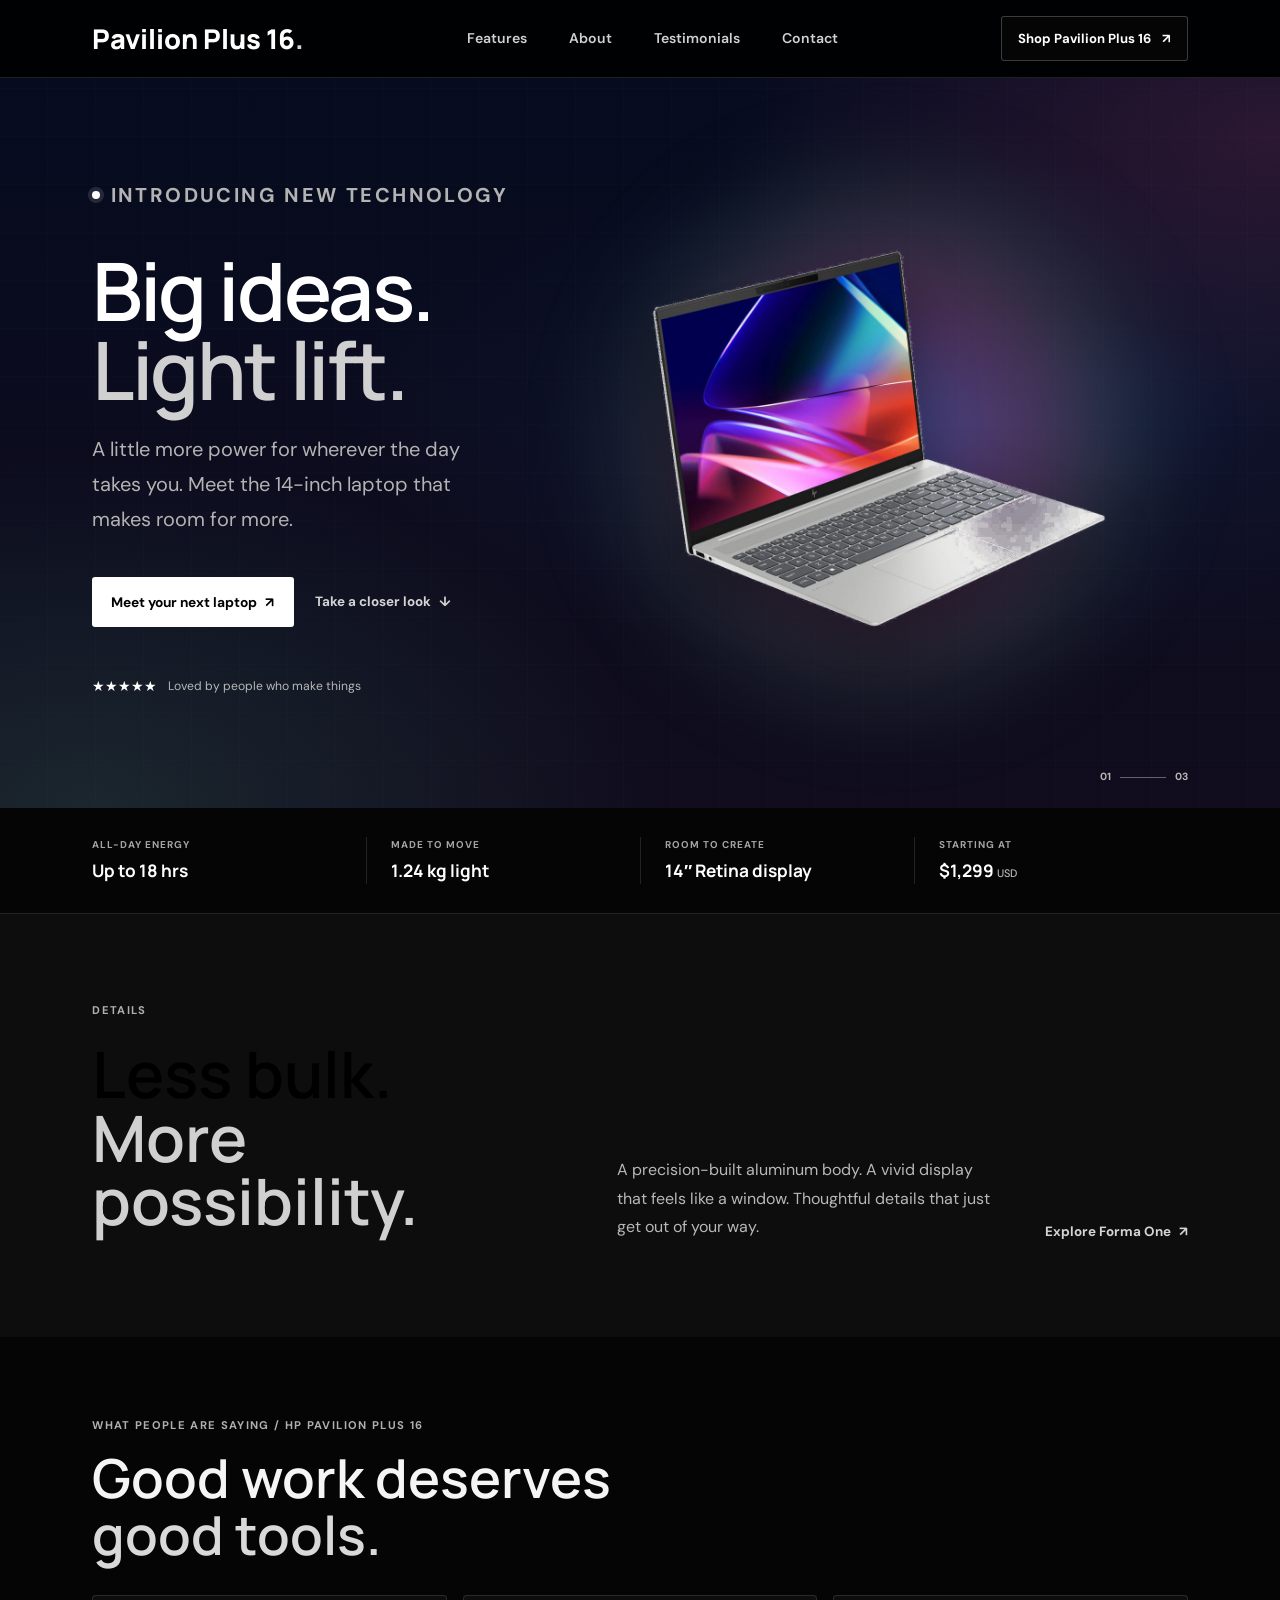
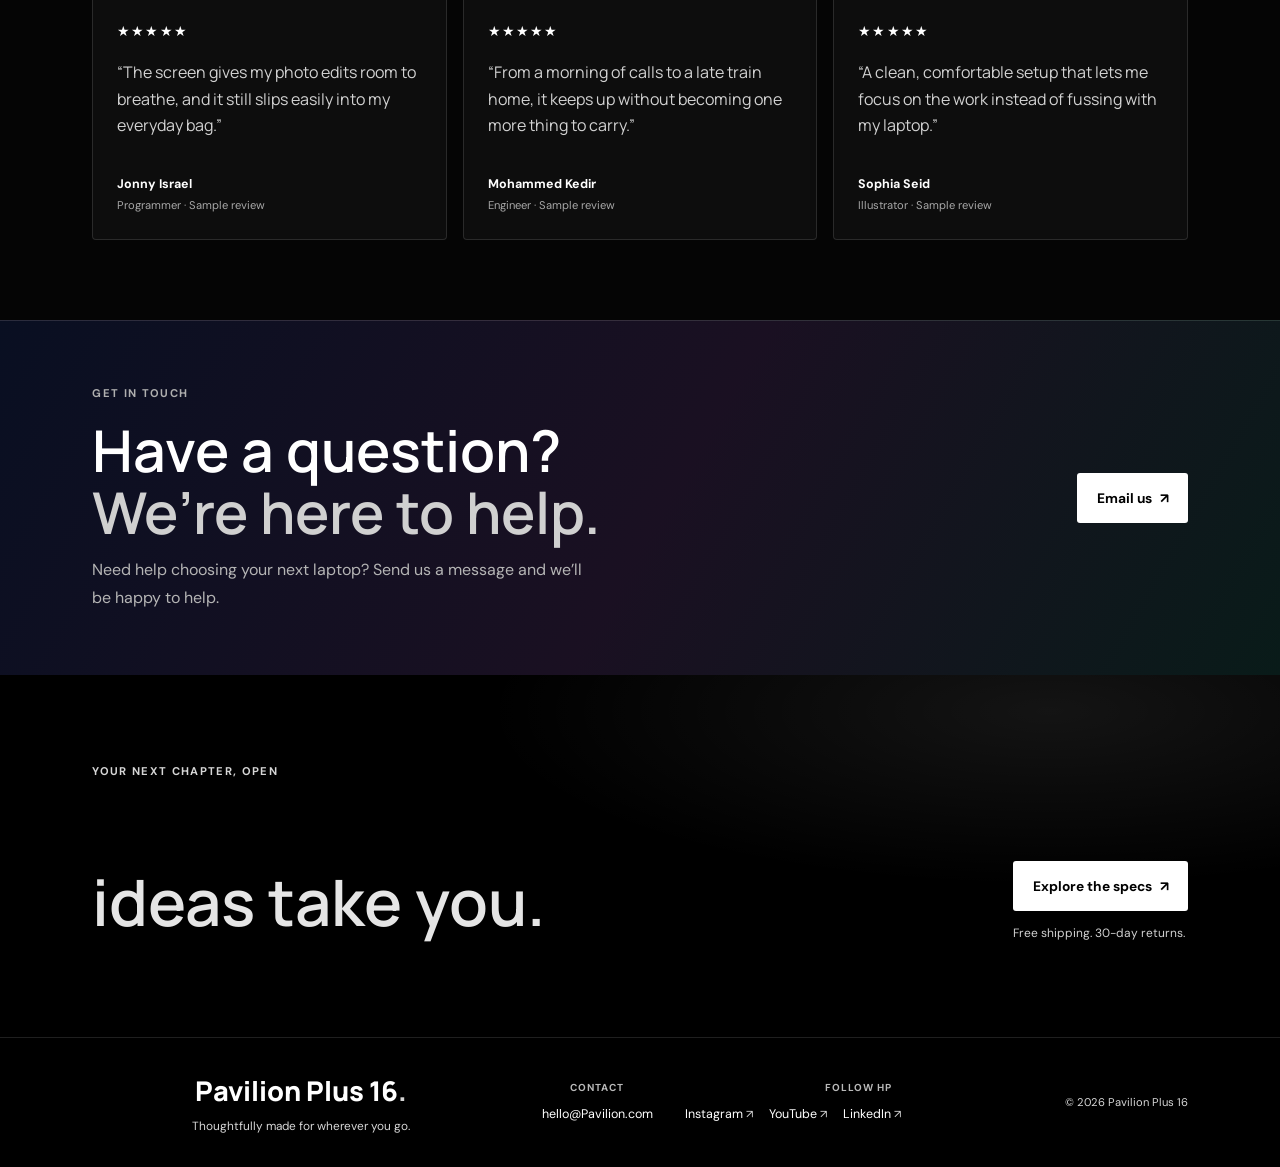
<file: WebDev-L1-LandingPage/index.html>
<!DOCTYPE html>
<html lang="en">
<head>
    <meta charset="UTF-8">
    <meta name="viewport" content="width=device-width, initial-scale=1.0">
    <meta name="theme-color" content="#000000">
    <title>Pavilion Plus 16 | Made for your next move</title>
    <link rel="preconnect" href="https://fonts.googleapis.com">
    <link rel="preconnect" href="https://fonts.gstatic.com" crossorigin>
    <link href="https://fonts.googleapis.com/css2?family=DM+Sans:wght@400;500;600;700&family=Manrope:wght@400;500;600;700;800&display=swap" rel="stylesheet">
    <link rel="stylesheet" href="style.css">
</head>
<body>
    <header class="site-header">
        <a class="wordmark" href="#home" aria-label="Forma home">Pavilion Plus 16<span>.</span></a>
        <nav class="main-nav" aria-label="Main navigation">
            <a href="#design">Features</a>
            <a href="#details">About</a>
            <a href="#reviews">Testimonials</a>
            <a href="#contact">Contact</a>
        </nav>
        <a class="header-cta" href="#buy">Shop Pavilion Plus 16 <span aria-hidden="true">↗</span></a>
    </header>

    <main>
        <section class="hero" id="home">
            <div class="hero-copy">
                <p class="eyebrow"><span class="status-dot"></span> INTRODUCING NEW TECHNOLOGY</p>
                <h1>Big ideas.<br><em>Light lift.</em></h1>
                <p class="hero-description">A little more power for wherever the day takes you. Meet the 14-inch laptop that makes room for more.</p>
                <div class="hero-actions">
                    <a class="button button-dark" href="#buy">Meet your next laptop <span aria-hidden="true">↗</span></a>
                    <a class="text-link" href="#design">Take a closer look <span aria-hidden="true">↓</span></a>
                </div>
                <div class="hero-note"><span class="rating-stars" aria-label="5 out of 5 stars">★★★★★</span><span>Loved by people who make things</span></div>
            </div>

            <div class="hero-product">
                <img src="laptop.png" alt="HP Pavilion Plus 16 laptop, open and viewed at an angle" fetchpriority="high">
            </div>

            <div class="hero-index" aria-hidden="true">01 <span></span> 03</div>
        </section>

        <section class="quick-specs" id="details" aria-label="Forma One highlights">
            <div class="spec-item"><span class="spec-label">ALL-DAY ENERGY</span><strong>Up to 18 hrs</strong></div>
            <div class="spec-item"><span class="spec-label">MADE TO MOVE</span><strong>1.24 kg light</strong></div>
            <div class="spec-item"><span class="spec-label">ROOM TO CREATE</span><strong>14″ Retina display</strong></div>
            <div class="spec-item"><span class="spec-label">STARTING AT</span><strong>$1,299 <span class="fine-print">USD</span></strong></div>
        </section>

        <section class="design-section" id="design">
            <div class="section-heading">
                <p class="eyebrow"> DETAILS</p>
                <h2>Less bulk.<br><em>More possibility.</em></h2>
            </div>
            <p class="section-description">A precision-built aluminum body. A vivid display that feels like a window. Thoughtful details that just get out of your way.</p>
            <a class="text-link" href="#buy">Explore Forma One <span aria-hidden="true">↗</span></a>
        </section>

        <section class="reviews-section" id="reviews" aria-labelledby="reviews-title">
            <div class="reviews-heading">
                <p class="eyebrow">WHAT PEOPLE ARE SAYING / HP PAVILION PLUS 16</p>
                <h2 id="reviews-title">Good work deserves<br><em>good tools.</em></h2>
            </div>
            <div class="review-grid">
                <figure class="review-card">
                    <div class="review-stars" aria-label="5 out of 5 stars">★★★★★</div>
                    <blockquote>“The screen gives my photo edits room to breathe, and it still slips easily into my everyday bag.”</blockquote>
                    <figcaption><strong>Jonny Israel</strong><span>Programmer · Sample review</span></figcaption>
                </figure>
                <figure class="review-card">
                    <div class="review-stars" aria-label="5 out of 5 stars">★★★★★</div>
                    <blockquote>“From a morning of calls to a late train home, it keeps up without becoming one more thing to carry.”</blockquote>
                    <figcaption><strong>Mohammed Kedir</strong><span>Engineer · Sample review</span></figcaption>
                </figure>
                <figure class="review-card">
                    <div class="review-stars" aria-label="5 out of 5 stars">★★★★★</div>
                    <blockquote>“A clean, comfortable setup that lets me focus on the work instead of fussing with my laptop.”</blockquote>
                    <figcaption><strong>Sophia Seid</strong><span>Illustrator · Sample review</span></figcaption>
                </figure>
            </div>
        </section>

        <section class="contact-section" id="contact" aria-labelledby="contact-title">
            <div class="contact-copy">
                <p class="eyebrow">GET IN TOUCH</p>
                <h2 id="contact-title">Have a question?<br><em>We’re here to help.</em></h2>
                <p>Need help choosing your next laptop? Send us a message and we’ll be happy to help.</p>
            </div>
            <a class="button button-light" href="mailto:hello@pavilion.com">Email us <span aria-hidden="true">↗</span></a>
        </section>

        <section class="buy-section" id="buy">
            <p class="eyebrow">YOUR NEXT CHAPTER, OPEN</p>
            <div class="buy-row">
                <h2>Go where your<br><em>ideas take you.</em></h2>
                <div class="buy-action"><a class="button button-light" href="#details">Explore the specs <span aria-hidden="true">↗</span></a><p>Free shipping. 30-day returns.</p></div>
            </div>
        </section>
    </main>

    <footer class="site-footer">
        <div class="footer-brand">
            <a class="wordmark" href="#home" aria-label="Pavilion Plus 16 home">Pavilion Plus 16<span>.</span></a>
            <p>Thoughtfully made for wherever you go.</p>
        </div>
        <div class="footer-contact">
            <span class="footer-label">CONTACT</span>
            <a href="mailto:hello@pavilion.com">hello@Pavilion.com</a>
        </div>
        <nav class="footer-social" aria-label="Social media">
            <span class="footer-label">FOLLOW HP</span>
            <div class="footer-social-links">
                <a href="https://www.instagram.com/pavilion/" target="_blank" rel="noopener noreferrer">Instagram <span aria-hidden="true">↗</span></a>
                <a href="https://www.youtube.com/@Pavilion" target="_blank" rel="noopener noreferrer">YouTube <span aria-hidden="true">↗</span></a>
                <a href="https://www.linkedin.com/company/pavilion/" target="_blank" rel="noopener noreferrer">LinkedIn <span aria-hidden="true">↗</span></a>
            </div>
        </nav>
        <span class="footer-copyright">© 2026 Pavilion Plus 16</span>
    </footer>
</body>
</html>
</file>
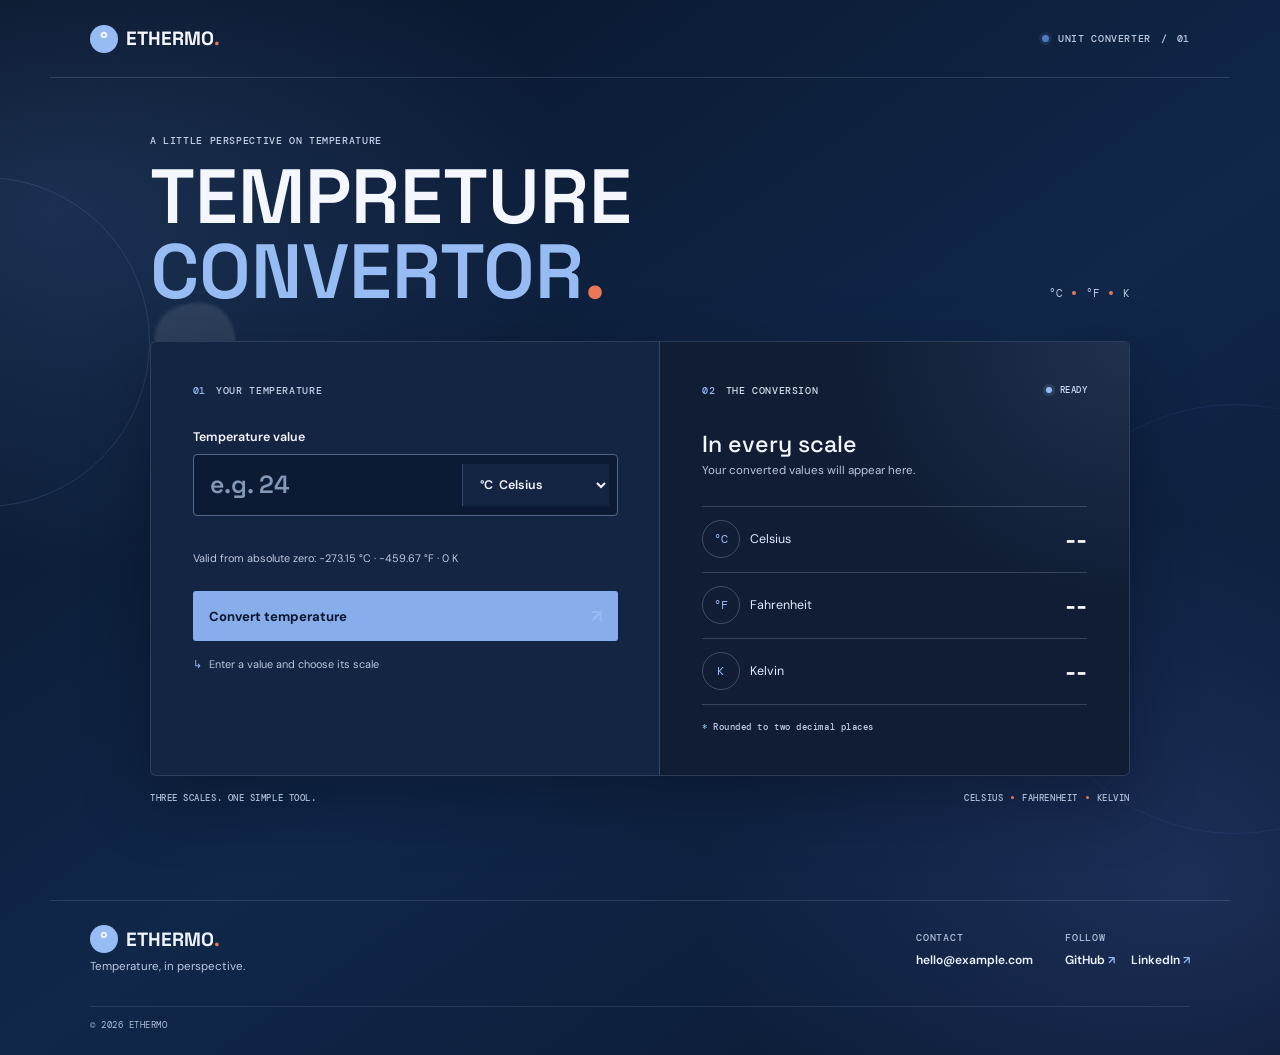
<file: WebDev-L1-TemperatureConverter/index.html>
<!DOCTYPE html>
<html lang="en">
<head>
	<meta charset="UTF-8">
	<meta name="viewport" content="width=device-width, initial-scale=1.0">
	<meta name="theme-color" content="#0b1730">
	<meta name="description" content="A clean temperature converter for Celsius, Fahrenheit, and Kelvin.">
	<title>ETHERMO | Temperature Converter</title>
	<link rel="preconnect" href="https://fonts.googleapis.com">
	<link rel="preconnect" href="https://fonts.gstatic.com" crossorigin>
	<link href="https://fonts.googleapis.com/css2?family=DM+Mono:wght@400;500&family=DM+Sans:wght@400;500;600;700&family=Space+Grotesk:wght@500;600;700&display=swap" rel="stylesheet">
	<link rel="stylesheet" href="style.css">
	<script src="style.js" defer></script>
</head>
<body>
	<header class="site-header">
		<a class="brand" href="#home" aria-label="Thermo home"><span class="brand-mark" aria-hidden="true">°</span>ETHERMO<span class="brand-period">.</span></a>
		<div class="header-note"><span class="status-dot" aria-hidden="true"></span> UNIT CONVERTER <span class="header-divider">/</span> 01</div>
	</header>

	<main id="home">
		<section class="converter-shell" aria-labelledby="page-title">
			<div class="converter-heading">
				<div>
					<p class="eyebrow">A LITTLE PERSPECTIVE ON TEMPERATURE</p>
					<h1 id="page-title">TEMPRETURE<br><span>CONVERTOR</span><b>.</b></h1>
				</div>
				<div class="heading-mark" aria-hidden="true"><span>°C</span><i></i><span>°F</span><i></i><span>K</span></div>
			</div>

			<div class="converter-tool">
				<form class="input-panel" id="converter-form" novalidate>
					<div class="panel-label"><span>01</span> YOUR TEMPERATURE</div>
					<label class="field-label" for="temperature-input">Temperature value</label>
					<div class="input-row">
						<input id="temperature-input" name="temperature" type="text" inputmode="decimal" autocomplete="off" placeholder="e.g. 24" aria-describedby="input-error absolute-zero-hint" aria-invalid="false">
						<label class="visually-hidden" for="input-unit">Input unit</label>
						<select id="input-unit" name="unit">
							<option value="celsius">°C&nbsp; Celsius</option>
							<option value="fahrenheit">°F&nbsp; Fahrenheit</option>
							<option value="kelvin">K&nbsp;&nbsp; Kelvin</option>
						</select>
					</div>
					<p class="form-error" id="input-error" role="status" aria-live="polite"></p>
					<p class="absolute-zero-hint" id="absolute-zero-hint">Valid from absolute zero: −273.15 °C · −459.67 °F · 0 K</p>
					<button class="convert-button" type="submit">Convert temperature <span aria-hidden="true">↗</span></button>
					<p class="form-footnote"><span aria-hidden="true">↳</span> Enter a value and choose its scale</p>
				</form>

				<section class="results-panel" aria-labelledby="results-title" aria-live="polite" aria-atomic="true">
					<div class="results-topline">
						<div class="panel-label"><span>02</span> THE CONVERSION</div>
						<span class="result-indicator" aria-hidden="true"><i></i> READY</span>
					</div>
					<h2 id="results-title">In every scale</h2>
					<p class="result-summary" id="result-summary">Your converted values will appear here.</p>
					<dl class="result-list">
						<div class="result-row" data-result="celsius">
							<dt><span class="unit-symbol">°C</span><span class="unit-name">Celsius</span><span class="source-tag" hidden>INPUT</span></dt>
							<dd id="result-celsius">--</dd>
						</div>
						<div class="result-row" data-result="fahrenheit">
							<dt><span class="unit-symbol">°F</span><span class="unit-name">Fahrenheit</span><span class="source-tag" hidden>INPUT</span></dt>
							<dd id="result-fahrenheit">--</dd>
						</div>
						<div class="result-row" data-result="kelvin">
							<dt><span class="unit-symbol">K</span><span class="unit-name">Kelvin</span><span class="source-tag" hidden>INPUT</span></dt>
							<dd id="result-kelvin">--</dd>
						</div>
					</dl>
					<p class="precision-note"><span aria-hidden="true">*</span> Rounded to two decimal places</p>
				</section>
			</div>

			<footer class="tool-footer">
				<span>THREE SCALES. ONE SIMPLE TOOL.</span>
				<span>CELSIUS <i></i> FAHRENHEIT <i></i> KELVIN</span>
			</footer>
		</section>
		<div class="temperature-watermark" aria-hidden="true">🌡️</div>
		<div class="ambient-orbit orbit-left" aria-hidden="true"></div>
		<div class="ambient-orbit orbit-right" aria-hidden="true"></div>
	</main>

	<footer class="site-footer">
		<div class="footer-brand">
			<a class="brand" href="#home" aria-label="Ethermo home"><span class="brand-mark" aria-hidden="true">°</span>ETHERMO<span class="brand-period">.</span></a>
			<p>Temperature, in perspective.</p>
		</div>
		<div class="footer-contact">
			<h2>CONTACT</h2>
			<a href="mailto:hello@example.com">hello@example.com</a>
		</div>
		<nav class="footer-social" aria-label="Social links">
			<h2>FOLLOW</h2>
			<div class="footer-social-links">
				<a href="https://github.com/" target="_blank" rel="noopener noreferrer">GitHub <span aria-hidden="true">↗</span></a>
				<a href="https://www.linkedin.com/" target="_blank" rel="noopener noreferrer">LinkedIn <span aria-hidden="true">↗</span></a>
			</div>
		</nav>
		<p class="footer-copyright">© 2026 ETHERMO</p>
	</footer>
	<div class="cursor-circle" aria-hidden="true"></div>
</body>
</html>
</file>
<file: WebDev-L1-LandingPage/style.css>
/* -----------------------------------------------------------
   1. GLOBAL VARIABLES & RESET
----------------------------------------------------------- */
:root {
    --primary: #111111;
    --primary-hover: #2b2b2b;
    --dark: #000000;
    --light-bg: #111111;
    --card-bg: #0d0d0d;
    --text-main: #f5f5f5;
    --text-muted: #b3b3b3;
    --border: rgba(255, 255, 255, 0.12);
    --font: 'Inter', sans-serif;
}

* {
    box-sizing: border-box;
    margin: 0;
    padding: 0;
}

html {
    scroll-behavior: smooth;
    font-family: var(--font);
    color: var(--text-main);
    line-height: 1.6;
}

body {
    background-color: #000000;
}

/* Typography Resets */
h1, h2, h3 {
    color: var(--dark);
    line-height: 1.2;
    margin-bottom: 1rem;
}

a {
    text-decoration: none;
    color: inherit;
}

ul {
    list-style: none;
}

/* Reusable Components */
.section-title {
    text-align: center;
    font-size: 2.25rem;
    margin-bottom: 3rem;
    font-weight: 800;
}

.btn {
    display: inline-block;
    padding: 0.75rem 1.5rem;
    border-radius: 0.5rem;
    font-weight: 600;
    font-size: 0.95rem;
    cursor: pointer;
    transition: all 0.2s ease;
    border: 1px solid transparent;
}

.btn-primary {
    background-color: var(--primary);
    color: white;
}

.btn-primary:hover {
    background-color: var(--primary-hover);
}

.btn-secondary {
    background-color: var(--dark);
    color: white;
}

.btn-outline {
    border-color: var(--border);
    background-color: transparent;
    color: var(--text-main);
}

.btn-outline:hover {
    background-color: var(--light-bg);
    border-color: var(--text-muted);
}

/* -----------------------------------------------------------
   2. SECTIONS & LAYOUTS
----------------------------------------------------------- */

/* Navbar */
.navbar {
    display: flex;
    justify-content: space-between;
    align-items: center;
    padding: 1.5rem 5%;
    border-bottom: 1px solid var(--border);
    position: sticky;
    top: 0;
    background-color: rgba(255, 255, 255, 0.95);
    backdrop-filter: blur(8px);
    z-index: 1000;
}

.logo {
    font-size: 1.5rem;
    font-weight: 800;
    color: var(--dark);
}

.logo span {
    color: var(--primary);
}

.nav-links {
    display: flex;
    gap: 2rem;
}

.nav-links a {
    font-weight: 500;
    color: var(--text-muted);
    transition: color 0.2s;
}

.nav-links a:hover {
    color: var(--primary);
}

/* Hero Section */
.hero {
    padding: 8rem 5% 6rem;
    text-align: center;
    background: radial-gradient(circle at top, #f3f4f6 0%, #ffffff 70%);
}

.hero-content {
    max-width: 800px;
    margin: 0 auto;
}

.hero h1 {
    font-size: 3.5rem;
    font-weight: 800;
    letter-spacing: -0.03em;
}

.hero p {
    font-size: 1.25rem;
    color: var(--text-muted);
    margin-bottom: 2.5rem;
}

.hero-buttons {
    display: flex;
    justify-content: center;
    gap: 1rem;
}

/* Features Section */
.features {
    padding: 6rem 5%;
    background-color: var(--light-bg);
}

.feature-grid {
    display: grid;
    grid-template-columns: repeat(auto-fit, minmax(280px, 1fr));
    gap: 2rem;
    max-width: 1200px;
    margin: 0 auto;
}

.feature-card {
    background: var(--card-bg);
    padding: 2.5rem;
    border-radius: 1rem;
    border: 1px solid var(--border);
    transition: transform 0.2s, box-shadow 0.2s;
}

.feature-card:hover {
    transform: translateY(-4px);
    box-shadow: 0 10px 20px rgba(0,0,0,0.05);
}

.feature-card .icon {
    font-size: 2rem;
    margin-bottom: 1rem;
}

/* Pricing Section */
.pricing {
    padding: 6rem 5%;
}

.pricing-grid {
    display: flex;
    flex-wrap: wrap;
    justify-content: center;
    gap: 2rem;
    max-width: 900px;
    margin: 0 auto;
}

.price-card {
    background: var(--card-bg);
    border: 1px solid var(--border);
    border-radius: 1rem;
    padding: 3rem 2rem;
    flex: 1;
    min-width: 280px;
    max-width: 400px;
    position: relative;
}

.price-card.featured {
    border-color: var(--primary);
    box-shadow: 0 10px 30px rgba(79, 70, 229, 0.1);
}

.price-card .badge {
    position: absolute;
    top: 1rem;
    right: 1rem;
    background: var(--primary);
    color: white;
    font-size: 0.75rem;
    padding: 0.25rem 0.75rem;
    border-radius: 1rem;
    font-weight: 600;
}

.price-card .price {
    font-size: 3rem;
    font-weight: 800;
    color: var(--dark);
    margin: 1.5rem 0;
}

.price-card .price span {
    font-size: 1rem;
    color: var(--text-muted);
}

.price-card ul {
    margin-bottom: 2rem;
}

.price-card ul li {
    margin-bottom: 0.75rem;
    color: var(--text-muted);
}

.price-card .btn {
    width: 100%;
    text-align: center;
}

/* FAQ Section (Using Details/Summary Elements) */
.faq {
    padding: 6rem 5%;
    background-color: var(--light-bg);
}

.faq-container {
    max-width: 700px;
    margin: 0 auto;
}

details {
    background: var(--card-bg);
    border: 1px solid var(--border);
    border-radius: 0.5rem;
    margin-bottom: 1rem;
    padding: 1rem;
}

summary {
    font-weight: 600;
    color: var(--dark);
    cursor: pointer;
    outline: none;
}

details p {
    margin-top: 0.75rem;
    color: var(--text-muted);
}

/* CTA Section */
.cta {
    padding: 6rem 5%;
    text-align: center;
    background-color: var(--dark);
    color: white;
}

.cta h2 {
    color: white;
    font-size: 2.5rem;
    font-weight: 800;
}

.cta p {
    color: #94a3b8;
    margin-bottom: 2rem;
}

.cta-form {
    display: flex;
    justify-content: center;
    gap: 0.5rem;
    max-width: 500px;
    margin: 0 auto;
}

.cta-form input {
    flex: 1;
    padding: 0.75rem 1rem;
    border-radius: 0.5rem;
    border: 1px solid #334155;
    background-color: #1e293b;
    color: white;
    font-size: 1rem;
}

.cta-form input:focus {
    outline: 2px solid var(--primary);
}

/* Footer */
footer {
    padding: 2rem 5%;
    text-align: center;
    border-top: 1px solid var(--border);
    color: var(--text-muted);
    font-size: 0.9rem;
}

/* -----------------------------------------------------------
   3. RESPONSIVE DESIGN MEDIA QUERIES
----------------------------------------------------------- */
@media (max-width: 768px) {
    .navbar {
        flex-direction: column;
        gap: 1rem;
    }
    
    .nav-links {
        gap: 1.25rem;
    }

    .hero h1 {
        font-size: 2.5rem;
    }

    .cta-form {
        flex-direction: column;
    }
}

:root {
    --ink: #f5f5f5;
    --muted: #a1a1a1;
    --paper: #000000;
    --lime: #ffffff;
    --orange: #ffffff;
    --font-display: 'Manrope', sans-serif;
    --font-body: 'DM Sans', sans-serif;
}

html {
    scroll-padding-top: 5rem;
    font-family: var(--font-body);
    color: var(--ink);
}

body {
    min-width: 320px;
    background: linear-gradient(180deg, #050b1f 0%, #140d1d 38%, #071d1b 100%);
    color: var(--ink);
}

.site-header {
    position: relative;
    z-index: 2;
    display: flex;
    min-height: 78px;
    align-items: center;
    justify-content: space-between;
    padding: 0 7.2%;
    border-bottom: 1px solid rgb(255 255 255 / 12%);
    background: rgba(0, 0, 0, 0.92);
}

.wordmark {
    font-family: var(--font-display);
    font-size: 1.7rem;
    font-weight: 800;
    color: white;
}

.wordmark span {
    color: #d4d4d4;
}

.main-nav {
    display: flex;
    gap: clamp(1.5rem, 3.3vw, 3.5rem);
    color: #d1d1d1;
    font-size: 0.88rem;
    font-weight: 600;
}

.main-nav a,
.text-link {
    transition: color 180ms ease;
}

.main-nav a:hover,
.text-link:hover {
    color: #ffffff;
}

.header-cta {
    padding: 0.7rem 1rem;
    border: 1px solid rgb(255 255 255 / 22%);
    border-radius: 3px;
    font-size: 0.82rem;
    font-weight: 700;
    background: #050505;
    color: white;
}

.header-cta:hover {
    background: white;
    color: black;
}

.header-cta span,
.button span {
    margin-left: 0.5rem;
}

.hero {
    position: relative;
    display: grid;
    min-height: min(730px, calc(100svh - 78px));
    grid-template-columns: 0.88fr 1.12fr;
    align-items: center;
    overflow: hidden;
    padding: 5rem 7.2% 5.6rem;
    text-align: left;
    background: linear-gradient(135deg, #050b1f 0%, #2d1433 38%, #071d1b 100%);
    background-image:
        radial-gradient(ellipse at 77% 46%, rgba(83, 135, 255, 0.16) 0, rgba(83, 135, 255, 0.05) 20%, transparent 47%),
        radial-gradient(ellipse at 100% 8%, rgba(255, 94, 163, 0.15) 0, transparent 31%),
        radial-gradient(ellipse at 7% 100%, rgba(90, 196, 148, 0.14) 0, transparent 34%),
        repeating-linear-gradient(0deg, transparent 0 47px, rgba(255, 255, 255, 0.02) 48px),
        repeating-linear-gradient(90deg, transparent 0 47px, rgba(255, 255, 255, 0.02) 48px);
}

.hero-copy {
    position: relative;
    z-index: 1;
    max-width: 520px;
    animation: rise-in 700ms both;
}

.eyebrow {
    display: flex;
    align-items: center;
    gap: 0.65rem;
    color: #afafaf;
    font-size: 0.7rem;
    font-weight: 700;
    letter-spacing: 0.12em;
}

.status-dot {
    width: 8px;
    height: 8px;
    border-radius: 50%;
    background: #ffffff;
    box-shadow: 0 0 0 4px rgb(255 255 255 / 12%);
}

.hero h1,
.section-heading h2,
.buy-row h2 {
    font-family: var(--font-display);
    font-size: clamp(3.6rem, 6.3vw, 6.4rem);
    font-weight: 600;
    line-height: 0.99;
}

.hero h1 {
    margin: 1.45rem 0 1.35rem;
    color: #ffffff;
}

.hero h1 em,
.section-heading h2 em,
.buy-row h2 em {
    color: #d0d0d0;
    font-style: normal;
}

.hero-description {
    max-width: 410px;
    color: #b5b5b5;
    font-size: 1.02rem;
    line-height: 1.75;
}

.hero-actions {
    display: flex;
    flex-wrap: wrap;
    align-items: center;
    gap: 1.35rem;
    margin-top: 2rem;
}

.button {
    display: inline-flex;
    min-height: 50px;
    align-items: center;
    justify-content: center;
    padding: 0.8rem 1.2rem;
    border-radius: 3px;
    font-size: 0.86rem;
    font-weight: 700;
    transition: transform 180ms ease, background-color 180ms ease;
}

.button:hover {
    transform: translateY(-2px);
}

.button-dark {
    background: white;
    color: black;
}

.button-dark:hover {
    background: #d9d9d9;
}

.text-link {
    color: #d4d4d4;
    font-size: 0.84rem;
    font-weight: 700;
}

.text-link span {
    margin-left: 0.3rem;
}

.hero-note {
    display: flex;
    align-items: center;
    gap: 0.7rem;
    margin-top: 3rem;
    color: #b7b7b7;
    font-size: 0.76rem;
}

.rating-stars {
    color: #ffffff;
    font-size: 0.9rem;
}

.hero-product {
    position: relative;
    display: flex;
    min-width: 0;
    min-height: 420px;
    align-items: center;
    justify-content: center;
    animation: rise-in 850ms 100ms both;
}

.hero-product::before {
    content: "";
    position: absolute;
    z-index: 0;
    width: 90%;
    aspect-ratio: 1;
    border-radius: 50%;
    background: radial-gradient(circle, rgba(83, 135, 255, 0.48) 0%, rgba(255, 94, 163, 0.28) 38%, rgba(90, 196, 148, 0.18) 58%, transparent 72%);
    filter: blur(48px);
    pointer-events: none;
}

.hero-product img {
    position: relative;
    z-index: 1;
    display: block;
    width: min(100%, 460px);
    height: auto;
    filter: drop-shadow(0 28px 30px rgba(0, 0, 0, 0.42));
}

.hero-index {
    position: absolute;
    right: 7.2%;
    bottom: 1.4rem;
    display: flex;
    align-items: center;
    gap: 0.55rem;
    color: #b9b9b9;
    font-size: 0.65rem;
    font-weight: 700;
}

.hero-index span {
    width: 46px;
    height: 1px;
    background: rgb(255 255 255 / 35%);
}

.quick-specs {
    display: grid;
    grid-template-columns: repeat(4, 1fr);
    padding: 1.8rem 7.2%;
    border-bottom: 1px solid rgb(255 255 255 / 12%);
    background: #050505;
}

.spec-item {
    display: grid;
    gap: 0.25rem;
    padding-left: 1.5rem;
    border-left: 1px solid rgb(255 255 255 / 12%);
}

.spec-item:first-child {
    padding-left: 0;
    border-left: 0;
}

.spec-label {
    color: #a4a4a4;
    font-size: 0.62rem;
    font-weight: 700;
    letter-spacing: 0.1em;
}

.spec-item strong {
    font-family: var(--font-display);
    font-size: 1.08rem;
    color: white;
}

.fine-print {
    color: #b6b6b6;
    font-family: var(--font-body);
    font-size: 0.68rem;
    font-weight: 500;
}

.design-section {
    display: grid;
    min-height: 350px;
    grid-template-columns: 1fr 0.8fr auto;
    align-items: end;
    gap: 2.5rem;
    padding: 5.5rem 7.2%;
    background: #0d0d0d;
}

.section-heading .eyebrow {
    margin-bottom: 1.4rem;
}

.section-heading h2,
.buy-row h2 {
    font-size: clamp(2.8rem, 5vw, 4.6rem);
}

.section-description {
    max-width: 400px;
    padding-bottom: 0.4rem;
    color: #b8b8b8;
    line-height: 1.8;
}

.design-section > .text-link {
    align-self: end;
    padding-bottom: 0.4rem;
    white-space: nowrap;
}

.reviews-section {
    padding: 5rem 7.2%;
    background: #050505;
}

.reviews-heading {
    margin-bottom: 2rem;
}

.reviews-heading .eyebrow {
    margin-bottom: 1rem;
}

.reviews-heading h2 {
    color: var(--ink);
    font-family: var(--font-display);
    font-size: clamp(2.5rem, 4.2vw, 3.8rem);
    font-weight: 600;
    line-height: 1.05;
}

.reviews-heading h2 em {
    color: #d9d9d9;
    font-style: normal;
}

.review-grid {
    display: grid;
    grid-template-columns: repeat(3, minmax(0, 1fr));
    gap: 1rem;
}

.review-card {
    display: flex;
    min-height: 245px;
    flex-direction: column;
    align-items: flex-start;
    padding: 1.5rem;
    border: 1px solid rgb(255 255 255 / 12%);
    border-radius: 4px;
    background: #0d0d0d;
}

.review-stars {
    color: #ffffff;
    font-size: 0.9rem;
    letter-spacing: 0.08em;
}

.review-card blockquote {
    flex: 1;
    margin: 1rem 0 1.5rem;
    color: #d2d2d2;
    font-family: var(--font-display);
    font-size: 1rem;
    line-height: 1.65;
}

.review-card figcaption {
    display: grid;
    gap: 0.15rem;
    font-size: 0.78rem;
}

.review-card figcaption strong {
    color: white;
}

.review-card figcaption span {
    color: #a7a7a7;
    font-size: 0.7rem;
}

.contact-section {
    display: flex;
    align-items: center;
    justify-content: space-between;
    gap: 2rem;
    padding: 4rem 7.2%;
    border-top: 1px solid rgb(255 255 255 / 12%);
    background: linear-gradient(120deg, #090f22 0%, #1a1022 52%, #091b19 100%);
}

.contact-copy .eyebrow {
    margin-bottom: 1rem;
}

.contact-copy h2 {
    margin-bottom: 0.8rem;
    color: white;
    font-family: var(--font-display);
    font-size: clamp(2.3rem, 4.5vw, 3.8rem);
    font-weight: 600;
    line-height: 1.08;
}

.contact-copy h2 em {
    color: #d0d0d0;
    font-style: normal;
}

.contact-copy > p:last-child {
    max-width: 32rem;
    color: #b5b5b5;
    line-height: 1.7;
}

.buy-section {
    padding: 5.5rem 7.2%;
    background-color: #000000;
    background-image: radial-gradient(ellipse at 82% 10%, rgb(255 255 255 / 8%), transparent 38%);
    color: white;
}

.buy-section > .eyebrow {
    color: #d6d6d6;
}

.buy-row {
    display: flex;
    align-items: end;
    justify-content: space-between;
    gap: 2rem;
    margin-top: 1.6rem;
}

.buy-row h2 em {
    color: #e5e5e5;
}

.buy-action {
    padding-bottom: 0.35rem;
}

.button-light {
    background: white;
    color: black;
}

.button-light:hover {
    background: #dedede;
}

.buy-action p {
    margin-top: 0.8rem;
    color: #d1d1d1;
    font-size: 0.75rem;
}

.site-footer {
    display: grid;
    min-height: 130px;
    grid-template-columns: 1.2fr auto 1fr auto;
    align-items: center;
    gap: 2rem;
    padding: 1.5rem 7.2%;
    background: #000000;
    color: #d6d6d6;
    border-top: 1px solid rgb(255 255 255 / 12%);
}

.site-footer .wordmark {
    color: white;
}

.footer-brand p {
    margin-top: 0.3rem;
    font-size: 0.74rem;
}

.footer-contact,
.footer-social {
    display: grid;
    align-content: center;
    gap: 0.55rem;
    font-size: 0.78rem;
}

.footer-label {
    color: #b9b9b9;
    font-size: 0.63rem;
    font-weight: 700;
    letter-spacing: 0.1em;
}

.footer-contact a,
.footer-social a {
    width: fit-content;
    color: white;
}

.footer-contact a:hover,
.footer-social a:hover {
    color: #d9d9d9;
}

.footer-social-links {
    display: flex;
    flex-wrap: wrap;
    gap: 0.45rem 1rem;
}

.footer-social-links a span {
    color: #d9d9d9;
    font-size: 0.72rem;
}

.footer-copyright {
    color: #d6d6d6;
    font-size: 0.7rem;
    white-space: nowrap;
}

@keyframes rise-in {
    from { opacity: 0; transform: translateY(18px); }
    to { opacity: 1; transform: translateY(0); }
}

@media (max-width: 900px) {
    .hero {
        grid-template-columns: 1fr 1fr;
        padding-right: 5%;
        padding-left: 5%;
    }

    .hero h1 { font-size: clamp(3.5rem, 8vw, 5rem); }
    .quick-specs,
    .design-section,
    .reviews-section,
    .contact-section,
    .buy-section,
    .site-footer {
        padding-right: 5%;
        padding-left: 5%;
    }

    .design-section { grid-template-columns: 1fr 1fr; }
    .design-section > .text-link { grid-column: 2; }
    .review-grid { grid-template-columns: repeat(2, minmax(0, 1fr)); }
    .review-card:last-child { grid-column: 1 / -1; }
    .site-footer { grid-template-columns: 1fr 1fr; gap: 1.5rem; }
}

@media (max-width: 640px) {
    .site-header { min-height: 68px; padding: 0 5%; }
    .wordmark { font-size: 1.45rem; }
    .main-nav { display: none; }
    .header-cta { padding: 0.6rem 0.72rem; font-size: 0.74rem; }

    .hero {
        min-height: auto;
        grid-template-columns: 1fr;
        gap: 2.3rem;
        padding: 4rem 6% 4.5rem;
    }

    .hero h1 { margin: 1.15rem 0 1rem; font-size: clamp(3.5rem, 16vw, 5.2rem); }
    .hero-description { max-width: 34rem; font-size: 0.96rem; }
    .hero-actions { gap: 1rem; margin-top: 1.5rem; }
    .button { min-height: 46px; padding: 0.72rem 0.85rem; font-size: 0.78rem; }
    .hero-note { margin-top: 1.5rem; }
    .hero-product { min-height: auto; padding: 1rem 0 2rem; }
    .hero-product img { width: 100%; }
    .hero-index { right: 6%; bottom: 0.7rem; }

    .quick-specs {
        grid-template-columns: 1fr 1fr;
        gap: 1.4rem 0.8rem;
        padding: 1.5rem 6%;
    }

    .spec-item { padding-left: 0.8rem; }
    .spec-item:nth-child(3) { padding-left: 0; border-left: 0; }
    .spec-item strong { font-size: 0.95rem; }

    .design-section {
        min-height: auto;
        grid-template-columns: 1fr;
        gap: 1.35rem;
        padding: 4rem 6%;
    }

    .reviews-section { padding: 4rem 6%; }
    .review-grid { grid-template-columns: 1fr; }
    .review-card:last-child { grid-column: auto; }
    .contact-section { align-items: flex-start; flex-direction: column; padding: 4rem 6%; }

    .section-heading h2,
    .buy-row h2 { font-size: clamp(2.7rem, 12vw, 4rem); }
    .design-section > .text-link { grid-column: auto; }
    .buy-section { padding: 4rem 6%; }
    .buy-row { align-items: start; flex-direction: column; gap: 1.6rem; }
    .site-footer { grid-template-columns: 1fr; gap: 1.25rem; padding: 1.5rem 6%; }
    .footer-social-links { gap: 0.75rem 1rem; }
}

@media (prefers-reduced-motion: reduce) {
    *,
    *::before,
    *::after {
        scroll-behavior: auto !important;
        animation-duration: 0.01ms !important;
        animation-iteration-count: 1 !important;
        transition-duration: 0.01ms !important;
    }
}
</file>
<file: WebDev-L1-TemperatureConverter/style.css>
:root {
	color-scheme: dark;
	--ink: #f5f7ff;
	--muted: #bdc9de;
	--paper: #0b1730;
	--surface: #142443;
	--line: #344968;
	--accent-blue: #97bcf4;
	--orange: #eb7759;
	--blue: #6077d8;
	--display: 'Space Grotesk', sans-serif;
	--body: 'DM Sans', sans-serif;
	--mono: 'DM Mono', monospace;
}

* {
	box-sizing: border-box;
	margin: 0;
	padding: 0;
}

html {
	min-width: 320px;
	scroll-behavior: smooth;
	font-family: var(--body);
	color: var(--ink);
	background: var(--paper);
}

body {
	position: relative;
	min-height: 100vh;
	overflow-x: hidden;
	background:
		radial-gradient(ellipse at 4% 20%, rgb(95 145 220 / 20%), transparent 30%),
		radial-gradient(ellipse at 93% 84%, rgb(96 119 216 / 20%), transparent 29%),
		linear-gradient(145deg, #081326 0%, #102749 54%, #0a1830 100%);
}

a {
	color: inherit;
	text-decoration: none;
}

.site-header {
	position: relative;
	z-index: 1;
	display: flex;
	width: min(100%, 1180px);
	min-height: 78px;
	align-items: center;
	justify-content: space-between;
	margin: 0 auto;
	padding: 0 2.5rem;
	border-bottom: 1px solid rgb(227 237 255 / 14%);
}

.brand {
	display: inline-flex;
	align-items: center;
	font-family: var(--display);
	font-size: 1.2rem;
	font-weight: 700;
}

.brand-mark {
	display: grid;
	width: 28px;
	height: 28px;
	margin-right: 0.5rem;
	place-items: center;
	border-radius: 50%;
	background: var(--accent-blue);
	font-size: 1.25rem;
	line-height: 1;
}

.brand-period {
	color: var(--orange);
}

.header-note,
.eyebrow,
.panel-label,
.result-indicator,
.source-tag,
.precision-note,
.tool-footer {
	font-family: var(--mono);
	font-size: 0.65rem;
	font-weight: 500;
	letter-spacing: 0.06em;
}

.header-note {
	display: flex;
	align-items: center;
	gap: 0.6rem;
	color: var(--muted);
}

.status-dot,
.result-indicator i {
	width: 7px;
	height: 7px;
	border-radius: 50%;
	background: #5279bf;
	box-shadow: 0 0 0 3px rgb(82 121 191 / 16%);
}

.header-divider {
	color: #c0cce0;
}

main {
	position: relative;
	display: grid;
	min-height: calc(100vh - 78px);
	place-items: center;
	padding: 3.5rem 2rem 5rem;
}

.converter-shell {
	position: relative;
	z-index: 1;
	width: min(100%, 980px);
	animation: arrive 650ms ease-out both;
}

.converter-heading {
	display: flex;
	align-items: end;
	justify-content: space-between;
	gap: 2rem;
	margin-bottom: 2rem;
}

.eyebrow {
	color: #c5d1e5;
}

.converter-heading h1 {
	margin-top: 0.7rem;
	font-family: var(--display);
	font-size: clamp(2.8rem, 6vw, 5rem);
	font-weight: 600;
	letter-spacing: 0;
	line-height: 0.98;
}

.converter-heading h1 span {
	color: var(--accent-blue);
}

.converter-heading h1 b {
	color: var(--orange);
	font-weight: 600;
}

.heading-mark {
	display: flex;
	align-items: center;
	gap: 0.6rem;
	padding-bottom: 0.6rem;
	color: #c0cce0;
	font-family: var(--mono);
	font-size: 0.7rem;
}

.heading-mark i,
.tool-footer i {
	width: 4px;
	height: 4px;
	border-radius: 50%;
	background: var(--orange);
}

.converter-tool {
	display: grid;
	grid-template-columns: 1fr 0.92fr;
	overflow: hidden;
	border: 1px solid rgb(227 237 255 / 12%);
	border-radius: 6px;
	background: var(--surface);
	box-shadow: 0 24px 65px rgb(0 7 20 / 34%);
}

.input-panel,
.results-panel {
	min-width: 0;
	padding: clamp(1.4rem, 4vw, 2.6rem);
	transition: box-shadow 240ms ease;
}

.input-panel {
	display: flex;
	flex-direction: column;
	align-items: stretch;
	border-right: 1px solid var(--line);
}

.input-panel:focus-within {
	box-shadow: inset 0 0 0 1px rgb(151 188 244 / 38%), inset 0 0 42px rgb(96 119 216 / 10%);
}

@media (hover: hover) {
	.input-panel:hover {
		box-shadow: inset 0 0 0 1px rgb(151 188 244 / 34%), inset 0 0 42px rgb(96 119 216 / 9%);
	}

	.results-panel:hover {
		box-shadow: inset 0 0 0 1px rgb(151 188 244 / 38%), inset 0 0 52px rgb(96 119 216 / 18%);
	}
}

.panel-label {
	display: flex;
	align-items: center;
	gap: 0.65rem;
	color: #c4d1e4;
}

.panel-label > span {
	color: var(--accent-blue);
}

.field-label {
	margin: 2rem 0 0.55rem;
	font-size: 0.78rem;
	font-weight: 600;
}

.input-row {
	display: grid;
	min-height: 62px;
	grid-template-columns: minmax(0, 1fr) auto;
	border: 1px solid #526888;
	border-radius: 4px;
	background: #0c1a33;
	transition: border-color 160ms ease, box-shadow 160ms ease;
}

.input-row:focus-within {
	border-color: #83a8e5;
	box-shadow: 0 0 0 3px rgb(131 168 229 / 18%);
}

#temperature-input {
	width: 100%;
	min-width: 0;
	padding: 0.8rem 1rem;
	border: 0;
	outline: 0;
	background: transparent;
	color: var(--ink);
	font-family: var(--display);
	font-size: 1.55rem;
	font-weight: 600;
}

#temperature-input::placeholder {
	color: #8498b8;
}

#input-unit {
	align-self: center;
	min-height: 42px;
	margin-right: 0.5rem;
	padding: 0 2rem 0 0.8rem;
	border: 0;
	border-left: 1px solid var(--line);
	outline: 0;
	background: #142443;
	color: var(--ink);
	font-family: var(--body);
	font-size: 0.78rem;
	font-weight: 600;
	cursor: pointer;
}

.form-error {
	min-height: 1.4rem;
	margin-top: 0.5rem;
	color: #ffad92;
	font-size: 0.75rem;
	line-height: 1.4;
}

.form-error:empty {
	visibility: hidden;
}

.absolute-zero-hint {
	margin-top: 0.25rem;
	color: var(--muted);
	font-size: 0.68rem;
	line-height: 1.6;
}

.convert-button {
	display: flex;
	min-height: 50px;
	align-items: center;
	justify-content: space-between;
	margin-top: 1.5rem;
	padding: 0 1rem;
	border: 0;
	border-radius: 3px;
	background: #88adeb;
	color: #0b1730;
	font-family: var(--body);
	font-size: 0.82rem;
	font-weight: 700;
	cursor: pointer;
	transition: background-color 180ms ease, transform 180ms ease;
}

.convert-button:hover {
	transform: translateY(-1px);
	background: #a4c4f4;
}

.convert-button:focus-visible,
#input-unit:focus-visible,
a:focus-visible {
	outline: 3px solid #a7c8ff;
	outline-offset: 3px;
}

.convert-button span {
	color: var(--accent-blue);
	font-size: 1.1rem;
}

.form-footnote {
	margin-top: 1rem;
	color: #bac8dd;
	font-size: 0.68rem;
}

.form-footnote span {
	margin-right: 0.25rem;
	color: #9bbcf1;
}

.results-panel {
	background:
		radial-gradient(ellipse at 100% 0%, rgb(142 184 244 / 13%), transparent 42%),
		#101d35;
	color: #f5f7ff;
}

.results-topline {
	display: flex;
	align-items: center;
	justify-content: space-between;
	gap: 1rem;
}

.results-panel .panel-label {
	color: #d0d9e8;
}

.results-panel .panel-label > span {
	color: var(--accent-blue);
}

.result-indicator {
	display: inline-flex;
	align-items: center;
	gap: 0.5rem;
	color: #cedbf0;
	font-size: 0.58rem;
}

.result-indicator i {
	width: 6px;
	height: 6px;
	background: var(--accent-blue);
	box-shadow: 0 0 0 3px rgb(142 184 244 / 15%);
}

.results-panel h2 {
	margin-top: 2rem;
	font-family: var(--display);
	font-size: 1.45rem;
	font-weight: 500;
}

.result-summary {
	min-height: 1.4rem;
	margin-top: 0.25rem;
	color: #b9c8df;
	font-size: 0.72rem;
}

.result-list {
	margin-top: 1.3rem;
	border-top: 1px solid rgb(231 239 255 / 18%);
}

.result-row {
	display: flex;
	min-height: 66px;
	align-items: center;
	justify-content: space-between;
	gap: 0.7rem;
	border-bottom: 1px solid rgb(231 239 255 / 18%);
}

.result-row dt {
	display: flex;
	align-items: center;
	gap: 0.65rem;
}

.unit-symbol {
	display: grid;
	width: 38px;
	height: 38px;
	place-items: center;
	border: 1px solid rgb(231 239 255 / 22%);
	border-radius: 50%;
	color: var(--accent-blue);
	font-family: var(--mono);
	font-size: 0.76rem;
}

.unit-name {
	color: #e2eaff;
	font-size: 0.78rem;
}

.result-row dd {
	color: #fff;
	font-family: var(--display);
	font-size: clamp(1.2rem, 2vw, 1.65rem);
	font-weight: 600;
	font-variant-numeric: tabular-nums;
	text-align: right;
}

.source-tag {
	padding: 0.2rem 0.35rem;
	border-radius: 2px;
	background: rgb(142 184 244 / 17%);
	color: var(--accent-blue);
	font-size: 0.5rem;
}

.precision-note {
	margin-top: 1rem;
	color: #bccbe1;
	font-size: 0.57rem;
}

.precision-note span {
	color: var(--accent-blue);
}

.tool-footer {
	display: flex;
	justify-content: space-between;
	gap: 1rem;
	padding: 1rem 0;
	color: #aebed6;
	font-size: 0.57rem;
}

.tool-footer > span:last-child {
	display: flex;
	align-items: center;
	gap: 0.5rem;
}

.tool-footer i {
	width: 3px;
	height: 3px;
	background: var(--orange);
}

.temperature-watermark {
	position: absolute;
	top: 50%;
	left: max(0.5rem, calc((100% - 1260px) / 2));
	z-index: 0;
	color: var(--accent-blue);
	font-family: sans-serif;
	font-size: clamp(12rem, 27vw, 22rem);
	line-height: 1;
	opacity: 0.1;
	filter: grayscale(1) brightness(1.6);
	pointer-events: none;
	transform: translateY(-50%) rotate(-12deg);
	user-select: none;
}

.site-footer {
	display: grid;
	width: min(100%, 1180px);
	grid-template-columns: 1fr auto auto;
	align-items: center;
	gap: 2rem;
	margin: 0 auto;
	padding: 1.5rem 2.5rem;
	border-top: 1px solid rgb(227 237 255 / 14%);
	color: #edf3ff;
}

.footer-brand > p {
	margin-top: 0.35rem;
	color: #bac8df;
	font-size: 0.72rem;
}

.footer-contact,
.footer-social {
	display: grid;
	gap: 0.5rem;
}

.footer-contact h2,
.footer-social h2 {
	color: #aebed6;
	font-family: var(--mono);
	font-size: 0.6rem;
	font-weight: 500;
	letter-spacing: 0.08em;
}

.footer-contact > a,
.footer-social-links a {
	font-size: 0.75rem;
	font-weight: 600;
}

.footer-contact > a:hover,
.footer-social-links a:hover {
	color: var(--accent-blue);
}

.footer-social-links {
	display: flex;
	gap: 1rem;
}

.footer-social-links span {
	color: var(--accent-blue);
	font-size: 0.7rem;
}

.footer-copyright {
	grid-column: 1 / -1;
	padding-top: 0.75rem;
	border-top: 1px solid rgb(227 237 255 / 10%);
	color: #aebed6;
	font-family: var(--mono);
	font-size: 0.55rem;
	letter-spacing: 0.06em;
}

.cursor-circle {
	position: fixed;
	top: 0;
	left: 0;
	z-index: 20;
	width: 34px;
	height: 34px;
	border: 1px solid rgb(151 188 244 / 78%);
	border-radius: 50%;
	background: rgb(151 188 244 / 7%);
	box-shadow: 0 0 18px rgb(96 119 216 / 20%);
	opacity: 0;
	pointer-events: none;
	transform: translate3d(-50%, -50%, 0);
	transition: width 180ms ease, height 180ms ease, opacity 140ms ease, background-color 180ms ease;
	visibility: hidden;
	will-change: transform;
}

.cursor-circle::after {
	position: absolute;
	top: 50%;
	left: 50%;
	width: 4px;
	height: 4px;
	border-radius: 50%;
	background: var(--accent-blue);
	content: '';
	transform: translate(-50%, -50%);
}

.cursor-circle.is-visible {
	opacity: 1;
	visibility: visible;
}

.cursor-circle.is-active {
	width: 48px;
	height: 48px;
	background: rgb(151 188 244 / 12%);
}

@media (pointer: coarse), (prefers-reduced-motion: reduce) {
	.cursor-circle {
		display: none;
	}
}

.ambient-orbit {
	position: absolute;
	width: 330px;
	height: 330px;
	border: 1px solid rgb(147 188 244 / 15%);
	border-radius: 50%;
	pointer-events: none;
}

.orbit-left {
	top: 12%;
	left: -180px;
}

.orbit-right {
	right: -170px;
	bottom: 8%;
	width: 430px;
	height: 430px;
	border-color: rgb(96 119 216 / 13%);
}

.visually-hidden {
	position: absolute;
	width: 1px;
	height: 1px;
	overflow: hidden;
	clip: rect(0, 0, 0, 0);
	white-space: nowrap;
	clip-path: inset(50%);
}

@keyframes arrive {
	from { opacity: 0; transform: translateY(14px); }
	to { opacity: 1; transform: translateY(0); }
}

@media (max-width: 760px) {
	.site-header { min-height: 68px; padding: 0 1.5rem; }
	main { min-height: calc(100vh - 68px); padding: 2.5rem 1.5rem 4rem; }
	.site-footer { grid-template-columns: 1fr 1fr; gap: 1.5rem; padding: 1.5rem; }
	.footer-brand { grid-column: 1 / -1; }
	.footer-copyright { grid-column: 1 / -1; }
	.converter-tool { grid-template-columns: 1fr; }
	.input-panel { border-right: 0; border-bottom: 1px solid var(--line); }
	.field-label { margin-top: 1.5rem; }
	.results-panel h2 { margin-top: 1.4rem; }
	.result-list { margin-top: 0.9rem; }
}

@media (max-width: 480px) {
	.header-note { gap: 0.45rem; font-size: 0.56rem; }
	main { padding: 2rem 1rem 3rem; }
	.site-footer { gap: 1.25rem 0.75rem; padding: 1.25rem 1rem; }
	.footer-social-links { flex-direction: column; gap: 0.35rem; }
	.footer-contact > a, .footer-social-links a { font-size: 0.7rem; }
	.converter-heading { align-items: flex-start; margin-bottom: 1.4rem; }
	.converter-heading h1 { font-size: clamp(2.5rem, 13vw, 3.7rem); }
	.eyebrow { font-size: 0.55rem; }
	.heading-mark { flex-wrap: wrap; justify-content: flex-end; max-width: 90px; gap: 0.35rem; padding-top: 1.5rem; font-size: 0.6rem; }
	.input-panel, .results-panel { padding: 1.25rem; }
	.input-row { min-height: 56px; }
	#temperature-input { padding: 0.65rem 0.75rem; font-size: 1.35rem; }
	#input-unit { margin-right: 0.3rem; padding-right: 1.5rem; font-size: 0.72rem; }
	.absolute-zero-hint { font-size: 0.61rem; }
	.result-row { min-height: 60px; }
	.unit-symbol { width: 34px; height: 34px; }
	.tool-footer { flex-direction: column; gap: 0.5rem; font-size: 0.52rem; }
}

@media (prefers-reduced-motion: reduce) {
	*,
	*::before,
	*::after {
		scroll-behavior: auto !important;
		animation-duration: 0.01ms !important;
		animation-iteration-count: 1 !important;
		transition-duration: 0.01ms !important;
	}
}
</file>
